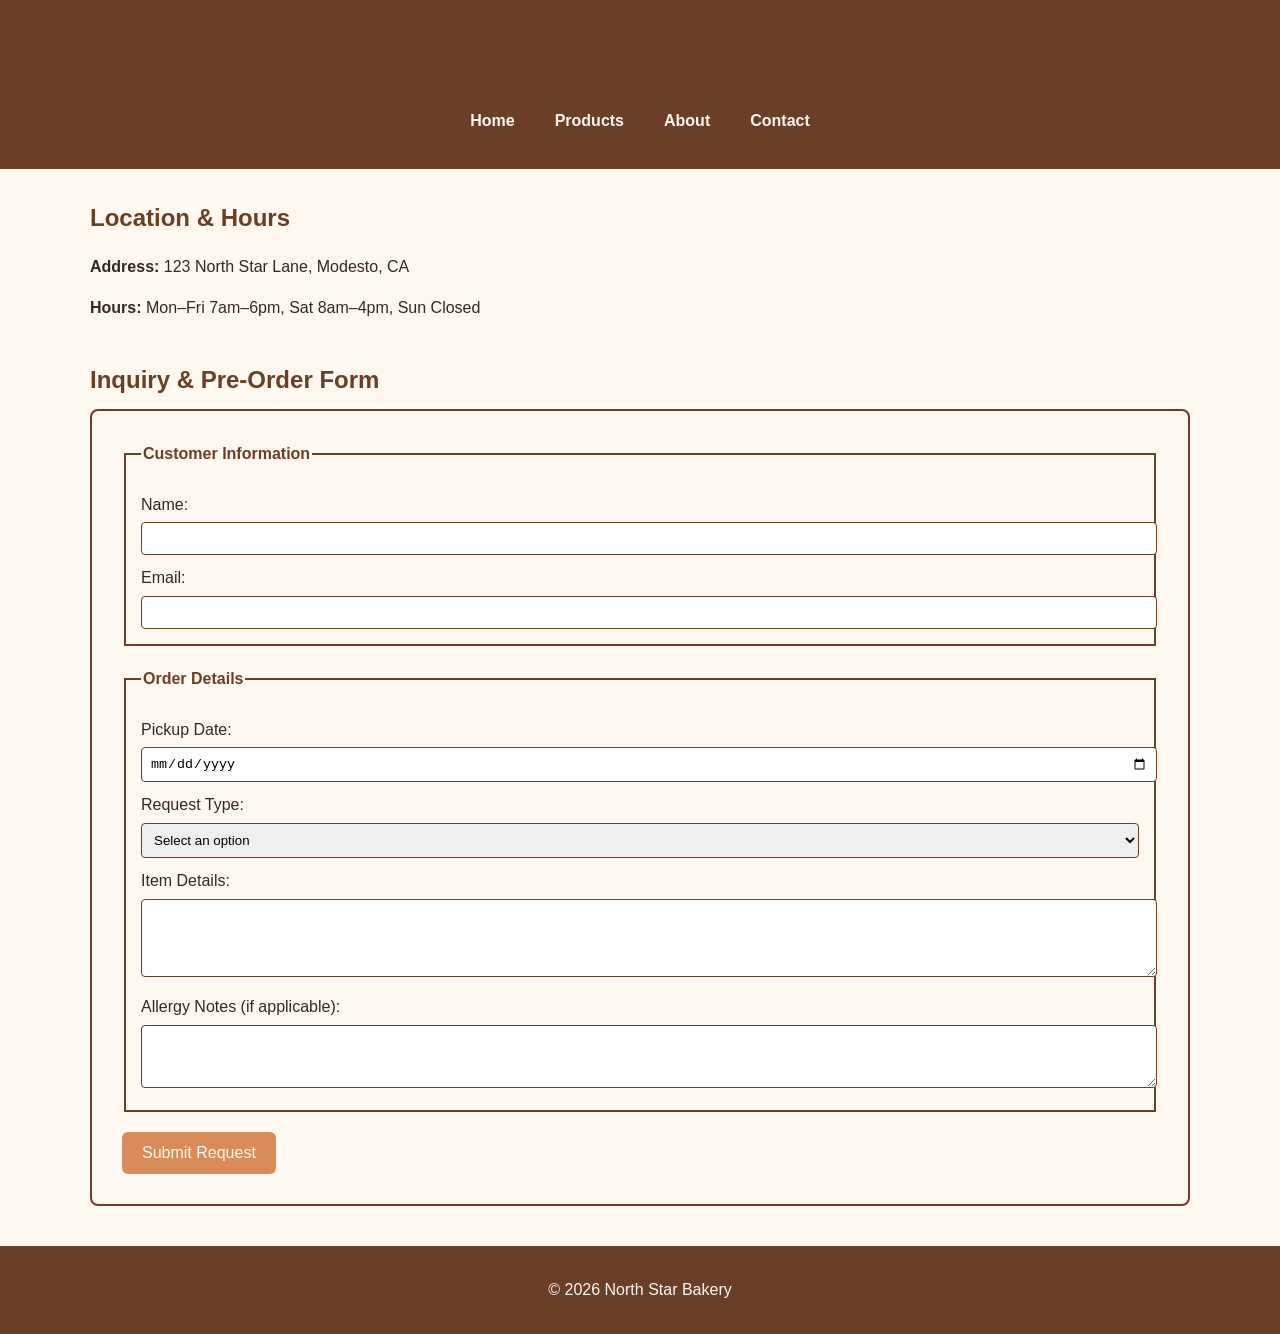
<file: Contact.html>
<!DOCTYPE html>
<html lang="en">
<head>
  <meta charset="UTF-8">
  <title>North Star Bakery - Contact</title>
  <link rel="stylesheet" href="styles.css">
  <script src="script.js"></script>
</head>
<body>
  <header>
    <h1>Contact & Pre‑Order</h1>
    <nav>
      <ul>
        <li><a href="index.html">Home</a></li>
        <li><a href="products.html">Products</a></li>
        <li><a href="about.html">About</a></li>
        <li><a href="contact.html">Contact</a></li>
      </ul>
    </nav>
  </header>

  <main>
    <section>
      <h2>Location & Hours</h2>
      <p><strong>Address:</strong> 123 North Star Lane, Modesto, CA</p>
      <p><strong>Hours:</strong> Mon–Fri 7am–6pm, Sat 8am–4pm, Sun Closed</p>
    </section>

    <section>
      <h2>Inquiry & Pre‑Order Form</h2>

      <form action="#" method="post">
        <fieldset>
          <legend>Customer Information</legend>

          <label for="name">Name:</label>
          <input id="name" name="name" type="text" required>

          <label for="email">Email:</label>
          <input id="email" name="email" type="email" required>
        </fieldset>

        <fieldset>
          <legend>Order Details</legend>

          <label for="pickup-date">Pickup Date:</label>
          <input id="pickup-date" name="pickup-date" type="date" required>

          <label for="request-type">Request Type:</label>
          <select id="request-type" name="request-type" required>
            <option value="">Select an option</option>
            <option value="pre-order">Pre‑order</option>
            <option value="question">General question</option>
          </select>

          <label for="item-details">Item Details:</label>
          <textarea id="item-details" name="item-details" rows="4" cols="40" required></textarea>

          <label for="allergy-notes">Allergy Notes (if applicable):</label>
          <textarea id="allergy-notes" name="allergy-notes" rows="3" cols="40"></textarea>
        </fieldset>

        <button type="submit">Submit Request</button>
      </form>
    </section>
  </main>

  <footer>
    <p>&copy; 2026 North Star Bakery</p>
  </footer>
</body>
</html>
</file>
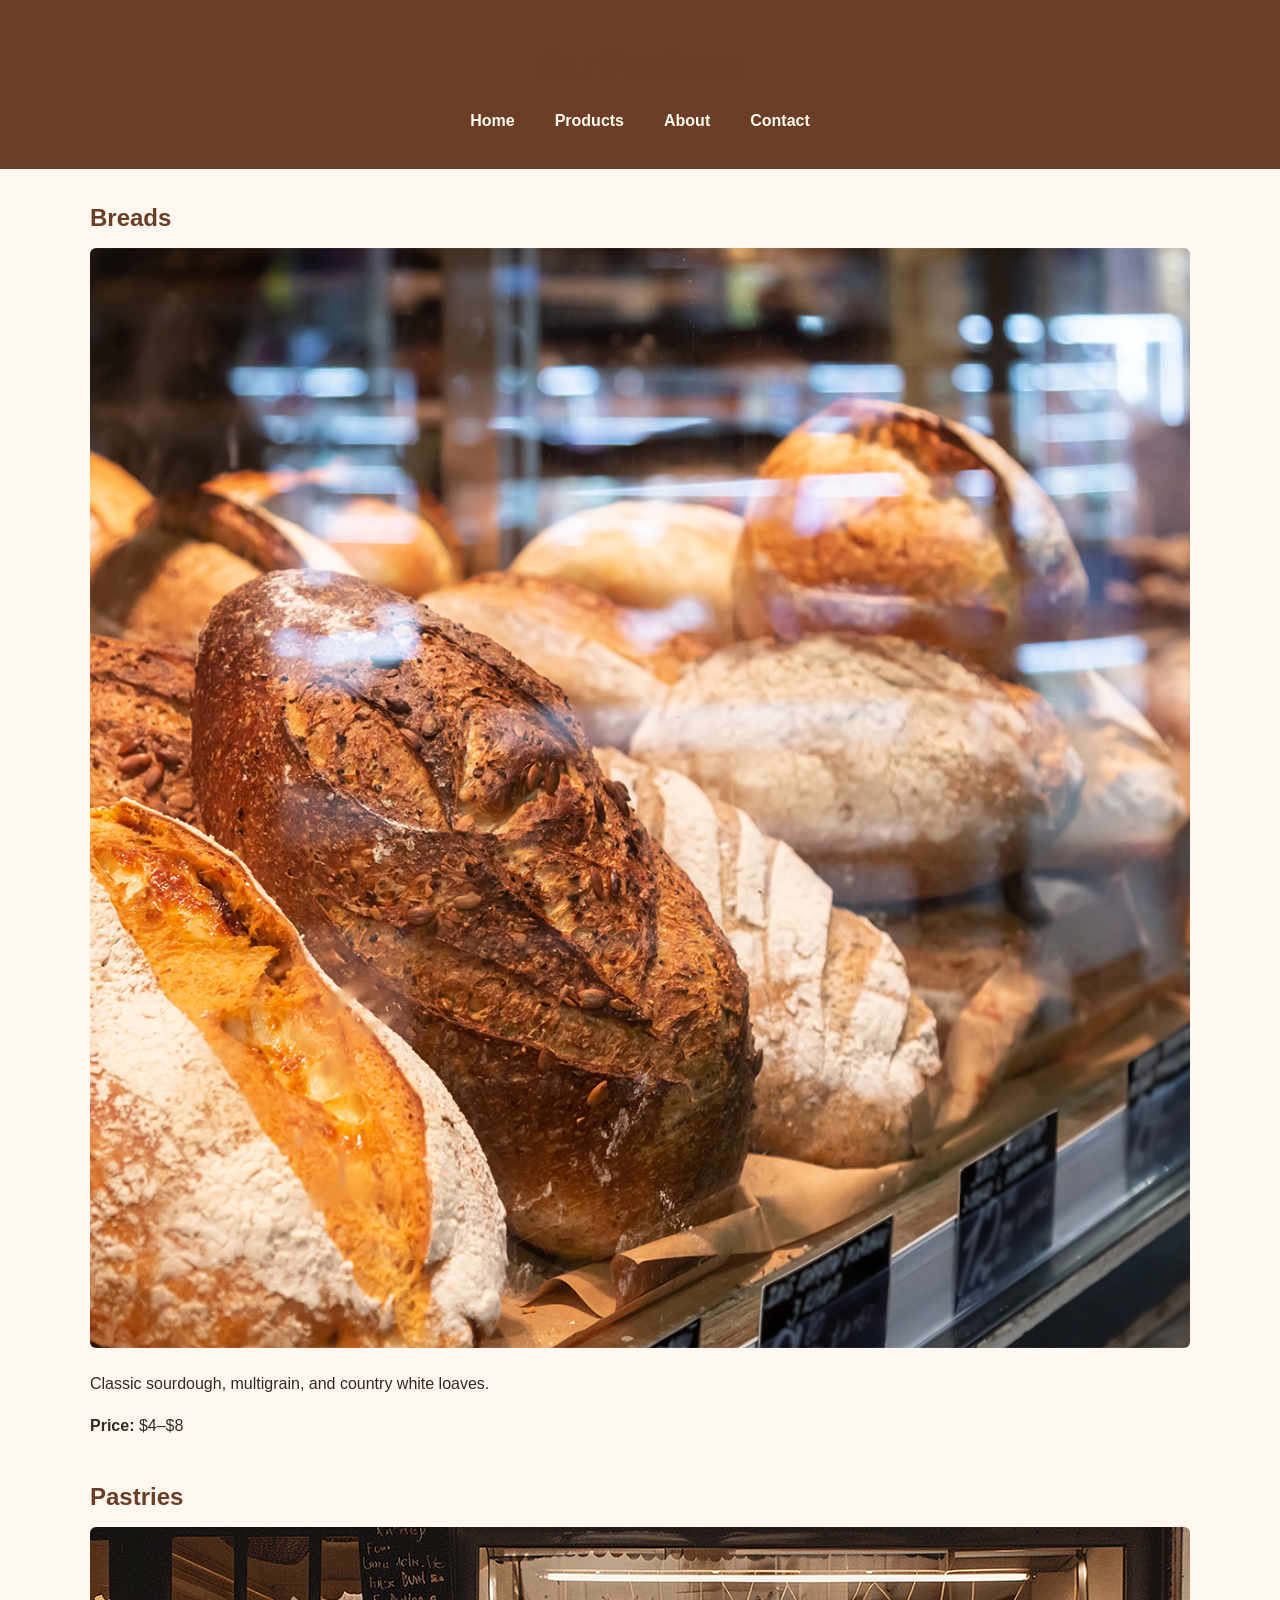
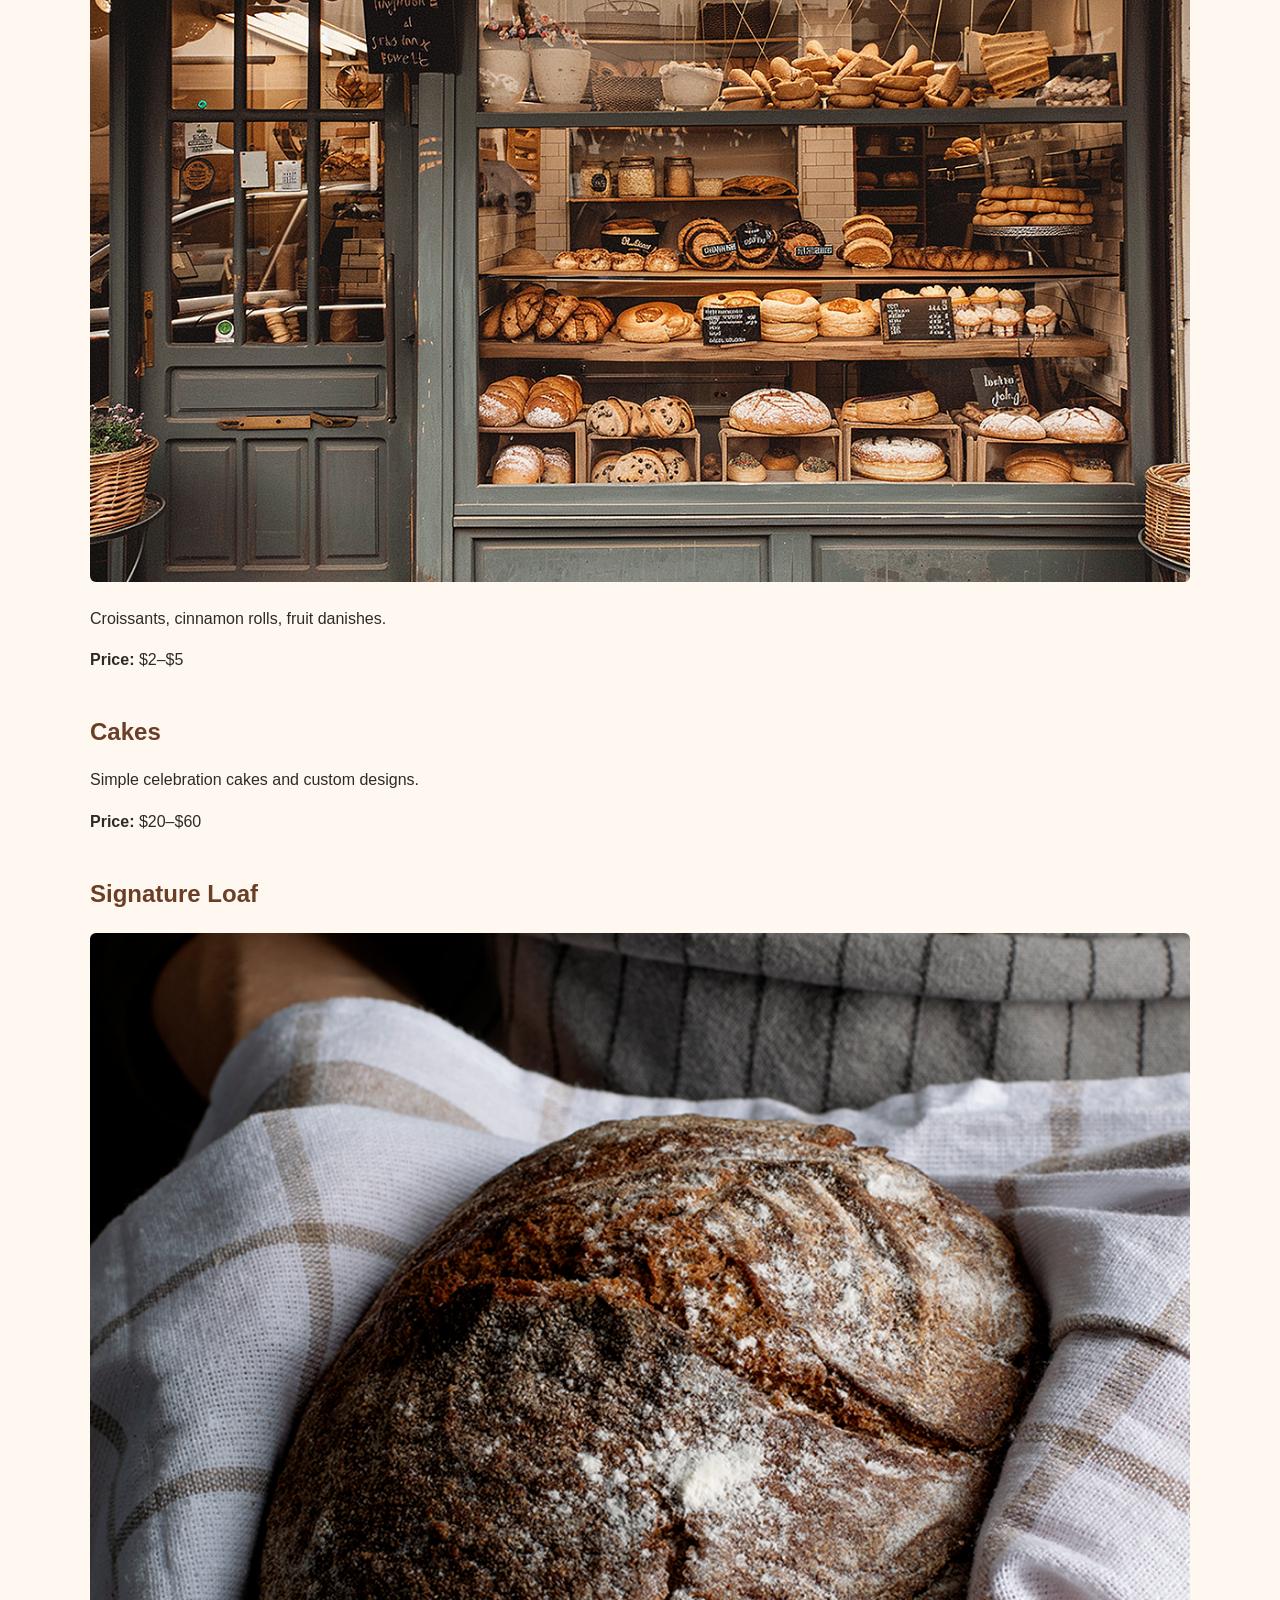
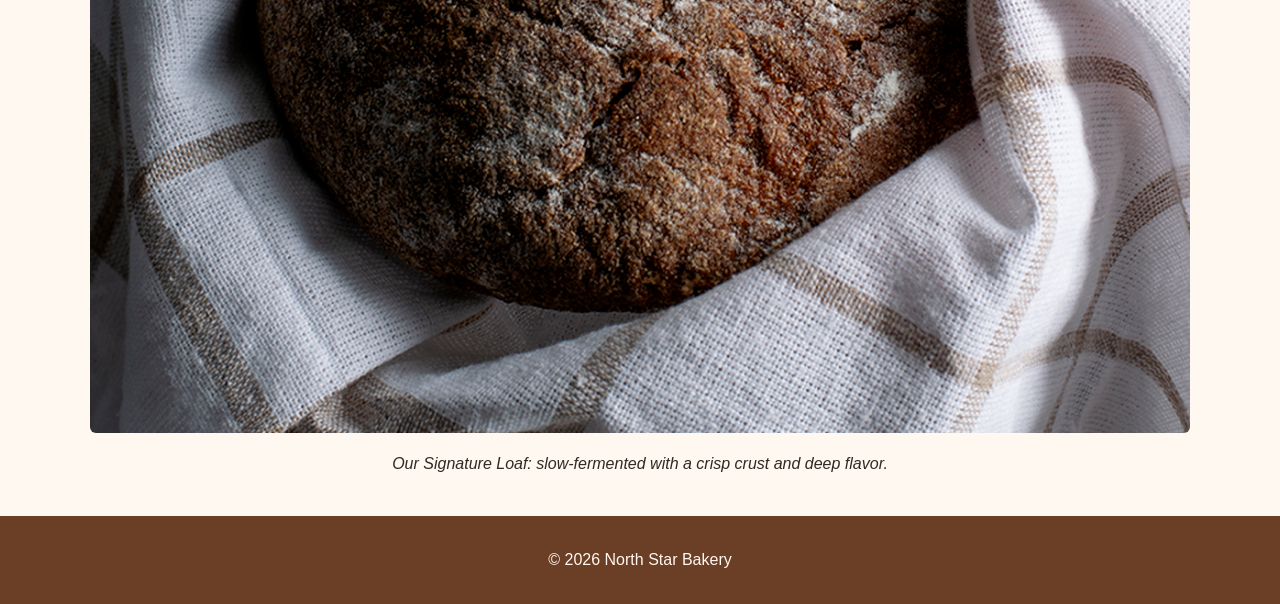
<file: Products.html>
<!DOCTYPE html>
<html lang="en">
<head>
  <meta charset="UTF-8">
  <title>North Star Bakery - Products</title>
  <link rel="stylesheet" href="styles.css">
</head>
<body>
  <header>
    <h1>Our Products</h1>
    <nav>
      <ul>
        <li><a href="index.html">Home</a></li>
        <li><a href="products.html">Products</a></li>
        <li><a href="about.html">About</a></li>
        <li><a href="contact.html">Contact</a></li>
      </ul>
    </nav>
  </header>

  <main>
    <section>
      <h2>Breads</h2>
      <img src="bakery-bread_c.png" alt="Assorted fresh breads on display">
      <p>Classic sourdough, multigrain, and country white loaves.</p>
      <p><strong>Price:</strong> $4–$8</p>
    </section>

    <section>
      <h2>Pastries</h2>
      <img src="bakery-storefront_c.png" alt="Bakery storefront showing pastries and breads in the window">
      <p>Croissants, cinnamon rolls, fruit danishes.</p>
      <p><strong>Price:</strong> $2–$5</p>
    </section>

    <section>
      <h2>Cakes</h2>
      <p>Simple celebration cakes and custom designs.</p>
      <p><strong>Price:</strong> $20–$60</p>
    </section>

    <section>
      <h2>Signature Loaf</h2>
      <figure>
        <img src="bakery-signature-loaf_c.png" alt="Rustic round signature loaf on cloth">
        <figcaption>Our Signature Loaf: slow‑fermented with a crisp crust and deep flavor.</figcaption>
      </figure>
    </section>
  </main>

  <footer>
    <p>&copy; 2026 North Star Bakery</p>
  </footer>
</body>
</html>
</file>
<file: styles.css>
/* ------------------------------
   Global Styles
------------------------------ */

html {
  font-family: 'Open Sans', Arial, sans-serif;
  background-color: #FFF8F0; /* cream */
  color: #2F2A26; /* charcoal */
}

body {
  margin: 0;
  padding: 0;
  line-height: 1.6;
}

/* ------------------------------
   Typography
------------------------------ */

h1, h2, h3 {
  font-family: 'Montserrat', sans-serif;
  color: #6B3E26; /* brown */
  margin-bottom: 10px;
}

p, li, label {
  font-size: 1rem;
}

/* ------------------------------
   Header & Navigation
------------------------------ */

header {
  background-color: #6B3E26; /* brown */
  color: #FFF8F0; /* cream */
  padding: 20px;
  text-align: center;
}

nav ul {
  list-style: none;
  padding: 0;
  margin-top: 15px;
  display: flex;
  justify-content: center;
  gap: 20px;
}

nav a {
  color: #FFF8F0;
  text-decoration: none;
  font-weight: bold;
}

nav a:hover {
  color: #D88C5A; /* peach */
}

/* ------------------------------
   Main Content
------------------------------ */

main {
  max-width: 900px;
  margin: 30px auto;
  padding: 0 20px;
}

section {
  margin-bottom: 40px;
}

/* ------------------------------
   Images
------------------------------ */

img {
  max-width: 100%;
  border-radius: 6px;
}

/* ------------------------------
   Figure
------------------------------ */

figure {
  margin: 20px 0;
  text-align: center;
}

figcaption {
  font-style: italic;
  margin-top: 10px;
}

/* ------------------------------
   Forms
------------------------------ */

form {
  background-color: #FFF8F0;
  padding: 20px;
  border: 2px solid #6B3E26;
  border-radius: 8px;
}

fieldset {
  border: 2px solid #6B3E26;
  padding: 15px;
  margin-bottom: 20px;
}

legend {
  font-weight: bold;
  color: #6B3E26;
}

label {
  display: block;
  margin-top: 10px;
}

input, select, textarea {
  width: 100%;
  padding: 8px;
  margin-top: 5px;
  border: 1px solid #6B3E26;
  border-radius: 4px;
}

button {
  background-color: #D88C5A; /* peach */
  color: #FFF8F0;
  padding: 12px 20px;
  border: none;
  border-radius: 6px;
  font-size: 1rem;
  cursor: pointer;
}

button:hover {
  background-color: #6B3E26; /* brown */
}

/* ------------------------------
   Footer
------------------------------ */

footer {
  background-color: #6B3E26;
  color: #FFF8F0;
  text-align: center;
  padding: 15px;
  margin-top: 40px;
}

/* ------------------------------
   Responsive Layout
------------------------------ */

@media (min-width: 768px) {
  nav ul {
    gap: 40px;
  }

  main {
    max-width: 1100px;
  }

  form {
    padding: 30px;
  }
}
</file>
